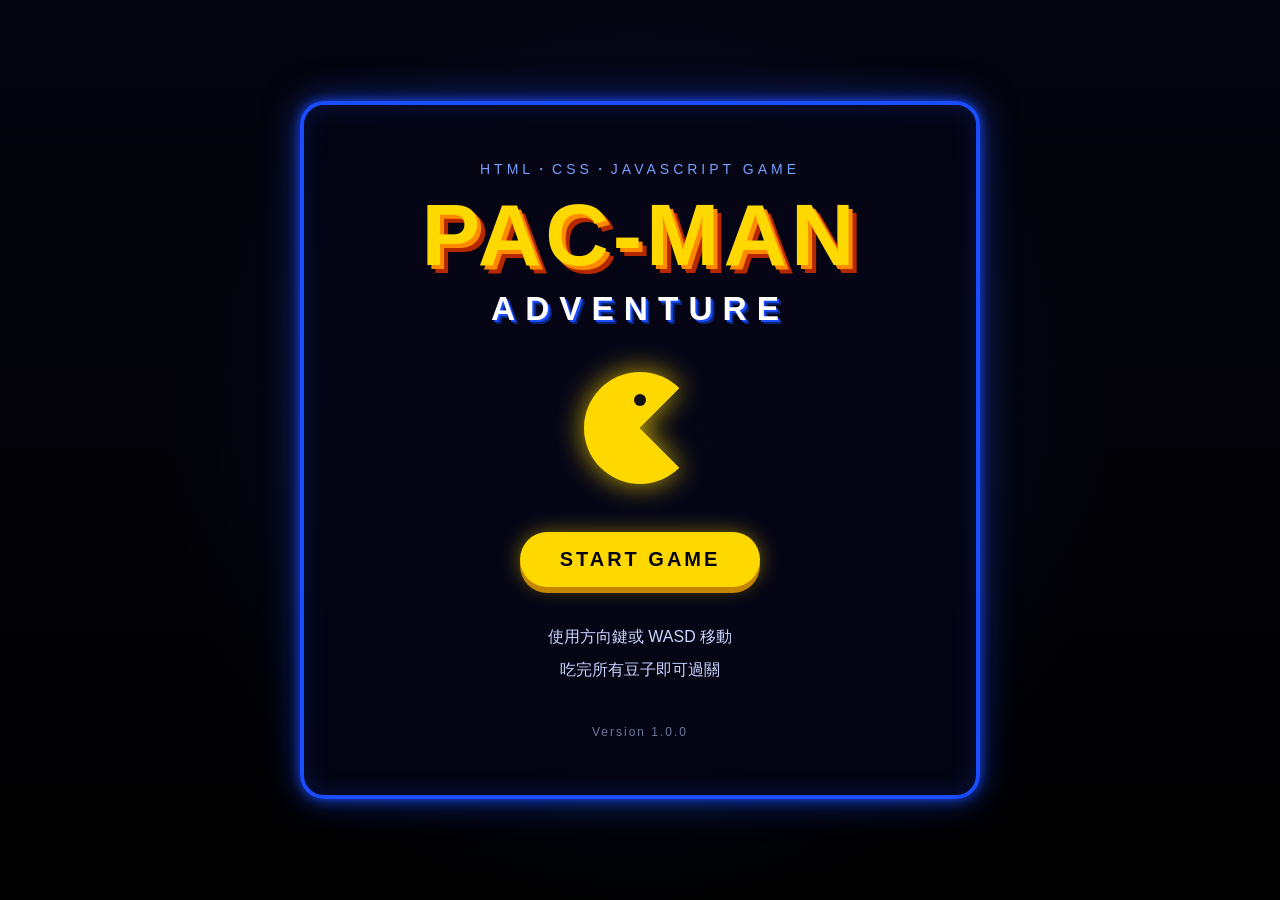
<file: index.html>
<!doctype html>
<html lang="zh-Hant">
  <head>
    <meta charset="UTF-8" />

    <meta name="viewport" content="width=device-width, initial-scale=1.0" />

    <meta
      name="description"
      content="使用 HTML、CSS 與 JavaScript 製作的 Pac-Man Adventure 遊戲"
    />

    <title>Pac-Man Adventure</title>

    <link rel="icon" href="data:," />
    <link rel="stylesheet" href="./css/style.css" />
  </head>

  <body>
    <main class="start-screen">
      <section class="start-panel">
        <p class="game-label">HTML・CSS・JavaScript Game</p>

        <h1 class="game-title">
          <span>PAC-MAN</span>
          <span class="game-title-sub">ADVENTURE</span>
        </h1>

        <!-- 使用 CSS 畫出 Pac-Man，目前不需要圖片 -->
        <div class="pacman-logo" aria-hidden="true"></div>

        <!-- 進入遊戲頁面時會建立全新的分數、生命與第一關。 -->
        <a class="start-button" href="./game.html">Start Game</a>

        <div class="instructions">
          <p>使用方向鍵或 WASD 移動</p>
          <p>吃完所有豆子即可過關</p>
        </div>

        <p class="version">Version 1.0.0</p>
      </section>
    </main>
  </body>
</html>
</file>
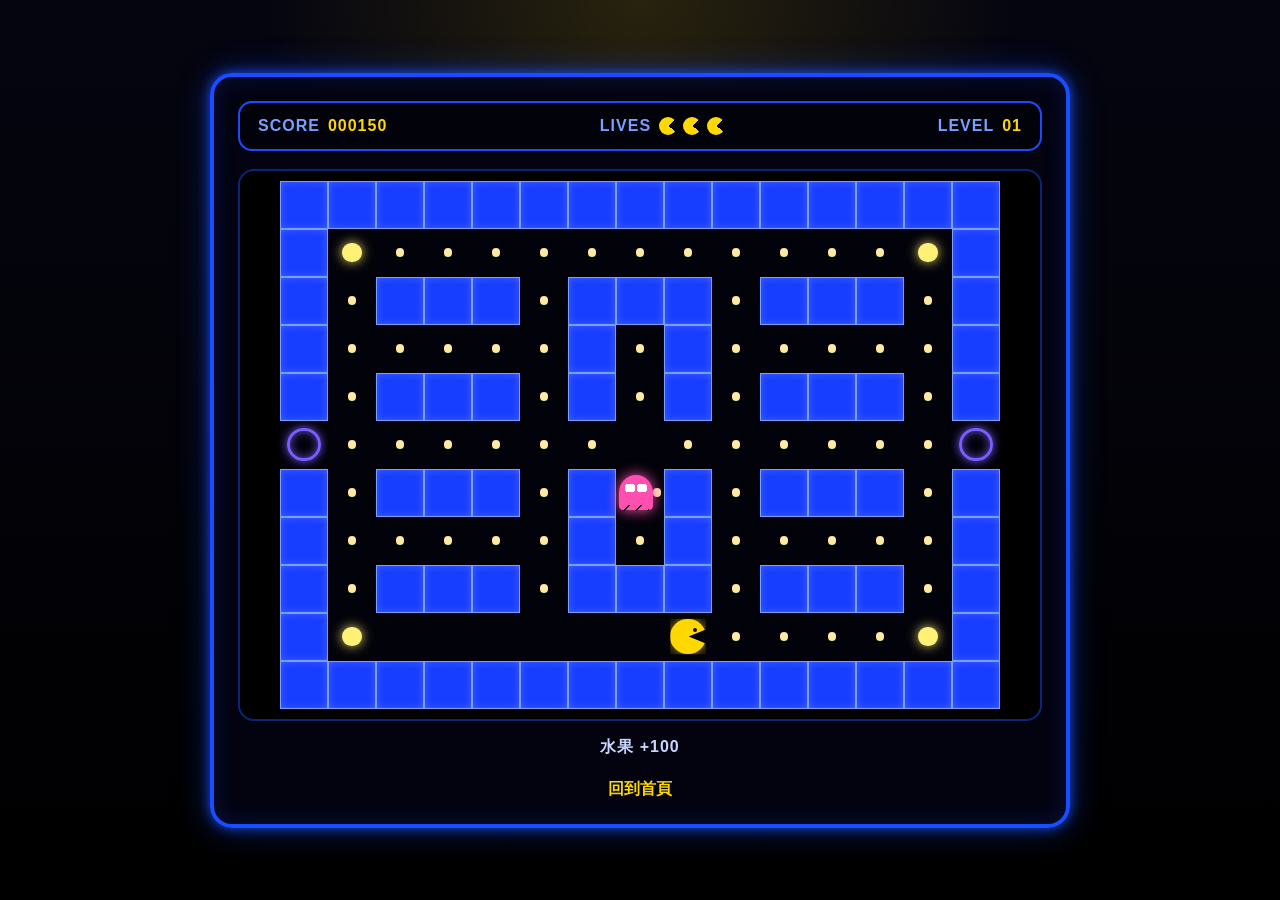
<file: game.html>
<!doctype html>
<html lang="zh-Hant">
  <head>
    <meta charset="UTF-8" />
    <meta name="viewport" content="width=device-width, initial-scale=1.0" />
    <meta
      name="description"
      content="使用原生 HTML、CSS 與 JavaScript 製作的 Pac-Man Adventure 遊戲"
    />
    <title>Pac-Man Adventure - Game</title>
    <link rel="icon" href="data:," />
    <link rel="stylesheet" href="./css/style.css" />
  </head>

  <body>
    <main class="game-screen">
      <section class="game-board-panel" aria-label="Pac-Man Adventure 遊戲主畫面">
        <header class="game-hud" aria-label="遊戲資訊">
          <div class="hud-item">
            <span class="hud-label">Score</span>
            <span id="scoreValue" class="hud-value">000000</span>
          </div>

          <div class="hud-item">
            <span class="hud-label">Lives</span>
            <span id="livesValue" class="life-list" aria-label="剩餘三條生命"></span>
          </div>

          <div class="hud-item">
            <span class="hud-label">Level</span>
            <span id="levelValue" class="hud-value">01</span>
          </div>
        </header>

        <div class="maze-wrap">
          <div
            id="mazeGrid"
            class="maze-grid"
            role="grid"
            aria-label="Pac-Man 迷宮"
          ></div>

          <section id="statusOverlay" class="status-overlay" aria-live="polite" hidden>
            <div class="status-card">
              <h1 id="statusTitle">PAUSED</h1>
              <p id="statusMessage"></p>

              <div class="status-actions">
                <button id="continueButton" class="game-button" type="button">
                  Continue Game
                </button>
                <button id="nextLevelButton" class="game-button" type="button">
                  Next Level
                </button>
                <button id="rewardButton" class="game-button" type="button">
                  Watch Reward
                </button>
                <button id="restartButton" class="game-button" type="button">
                  Try Again
                </button>
                <a id="homeButton" class="game-button secondary" href="./index.html">
                  Back to Home
                </a>
              </div>

              <div id="rewardVideo" class="reward-video" hidden>
                <iframe
                  id="rewardFrame"
                  title="Pac-Man Adventure 通關獎勵影片"
                  loading="lazy"
                  allow="accelerometer; clipboard-write; encrypted-media; gyroscope; picture-in-picture"
                  allowfullscreen
                ></iframe>
              </div>
            </div>
          </section>
        </div>

        <p id="gameNotice" class="game-notice" aria-live="polite">
          方向鍵或 WASD 移動，P 暫停
        </p>

        <section class="mobile-controls" aria-label="手機方向控制">
          <button class="direction-button up" type="button" data-direction="up" aria-label="向上">
            ▲
          </button>
          <button class="direction-button left" type="button" data-direction="left" aria-label="向左">
            ◀
          </button>
          <button class="direction-button down" type="button" data-direction="down" aria-label="向下">
            ▼
          </button>
          <button class="direction-button right" type="button" data-direction="right" aria-label="向右">
            ▶
          </button>
        </section>

        <a class="home-link" href="./index.html">回到首頁</a>
      </section>
    </main>

    <script type="module" src="./js/main.js"></script>
  </body>
</html>
</file>
<file: css/style.css>
/* ========================================
   基本設定
======================================== */

*,
*::before,
*::after {
  box-sizing: border-box;
}

html {
  font-family: Arial, "Noto Sans TC", sans-serif;
}

body {
  min-width: 0;
  min-height: 100vh;
  margin: 0;
  overflow-x: hidden;
  color: #ffffff;
  background-color: #050510;
}

button,
a {
  -webkit-tap-highlight-color: transparent;
}

[hidden] {
  display: none !important;
}

/* ========================================
   開始畫面
======================================== */

.start-screen {
  display: flex;
  min-height: 100vh;
  padding: 24px;
  align-items: center;
  justify-content: center;
  background-image:
    radial-gradient(circle at center, rgba(25, 45, 120, 0.35), transparent 60%),
    linear-gradient(#050510, #000000);
}

.start-panel {
  width: 100%;
  max-width: 680px;
  padding: 56px 32px;
  text-align: center;
  background-color: rgba(5, 5, 20, 0.9);
  border: 4px solid #194dff;
  border-radius: 24px;
  box-shadow:
    0 0 12px rgba(25, 77, 255, 0.9),
    0 0 36px rgba(25, 77, 255, 0.5),
    inset 0 0 24px rgba(25, 77, 255, 0.2);
}

.game-label {
  margin: 0 0 16px;
  color: #78a0ff;
  font-size: 14px;
  letter-spacing: 4px;
  text-transform: uppercase;
}

.game-title {
  margin: 0;
  color: #ffd800;
  font-size: clamp(42px, 10vw, 88px);
  line-height: 0.9;
  letter-spacing: 4px;
  text-shadow:
    4px 4px 0 #ff8a00,
    8px 8px 0 #b52800;
}

.game-title span {
  display: block;
}

.game-title-sub {
  margin-top: 20px;
  color: #ffffff;
  font-size: 0.38em;
  letter-spacing: 10px;
  text-shadow:
    2px 2px 0 #194dff,
    4px 4px 0 #0a257a;
}

/* 使用 CSS 畫出首頁 Pac-Man。 */
.pacman-logo {
  position: relative;
  width: 112px;
  height: 112px;
  margin: 48px auto;
  border-radius: 50%;
  background-image: conic-gradient(
    from 45deg,
    transparent 0deg 90deg,
    #ffd800 90deg 360deg
  );
  filter: drop-shadow(0 0 14px rgba(255, 216, 0, 0.75));
  animation: pacman-mouth 0.45s infinite alternate;
}

.pacman-logo::after {
  position: absolute;
  top: 22px;
  left: 50px;
  width: 12px;
  height: 12px;
  content: "";
  background-color: #111111;
  border-radius: 50%;
}

.start-button,
.game-button {
  display: inline-flex;
  min-width: 210px;
  padding: 14px 24px;
  align-items: center;
  justify-content: center;
  color: #050510;
  background-color: #ffd800;
  border: 0;
  border-radius: 999px;
  box-shadow:
    0 6px 0 #c48600,
    0 0 20px rgba(255, 216, 0, 0.45);
  cursor: pointer;
  font: inherit;
  font-weight: 700;
  letter-spacing: 2px;
  text-decoration: none;
  transition:
    transform 0.15s,
    background-color 0.15s,
    box-shadow 0.15s;
}

.start-button {
  min-width: 240px;
  padding: 16px 28px;
  font-size: 20px;
  letter-spacing: 3px;
  text-transform: uppercase;
}

.start-button:hover,
.game-button:hover {
  background-color: #fff175;
  transform: translateY(-2px);
}

.start-button:active,
.game-button:active {
  box-shadow: 0 1px 0 #c48600;
  transform: translateY(5px);
}

.start-button:focus-visible,
.game-button:focus-visible,
.direction-button:focus-visible {
  outline: 3px solid #ffffff;
  outline-offset: 4px;
}

.instructions {
  margin-top: 36px;
  color: #cbd5ff;
  font-size: 16px;
  line-height: 1.8;
}

.instructions p {
  margin: 4px 0;
}

.version {
  margin: 40px 0 0;
  color: #70789e;
  font-size: 12px;
  letter-spacing: 2px;
}

/* ========================================
   遊戲主畫面與 HUD
======================================== */

.game-screen {
  display: flex;
  min-height: 100vh;
  padding: 24px;
  align-items: center;
  justify-content: center;
  overflow-x: hidden;
  background-image:
    radial-gradient(circle at top, rgba(255, 216, 0, 0.14), transparent 34%),
    linear-gradient(#050510, #000000);
}

.game-board-panel {
  width: min(100%, 860px);
  min-width: 0;
  padding: 24px;
  background-color: rgba(4, 4, 18, 0.94);
  border: 4px solid #194dff;
  border-radius: 22px;
  box-shadow:
    0 0 12px rgba(25, 77, 255, 0.85),
    0 0 32px rgba(25, 77, 255, 0.42),
    inset 0 0 24px rgba(25, 77, 255, 0.18);
}

.game-hud {
  display: flex;
  padding: 14px 18px;
  margin-bottom: 18px;
  align-items: center;
  justify-content: space-between;
  gap: 12px;
  background-color: #02020a;
  border: 2px solid #194dff;
  border-radius: 14px;
}

.hud-item {
  display: flex;
  min-width: 0;
  align-items: center;
  gap: 8px;
  color: #ffffff;
  font-weight: 700;
  letter-spacing: 1px;
}

.hud-label {
  color: #78a0ff;
  text-transform: uppercase;
}

.hud-value {
  color: #ffd800;
  font-variant-numeric: tabular-nums;
}

.life-list {
  display: flex;
  min-width: 66px;
  gap: 6px;
}

.life-dot {
  width: 18px;
  height: 18px;
  background-image: conic-gradient(
    from 45deg,
    transparent 0deg 80deg,
    #ffd800 80deg 360deg
  );
  border-radius: 50%;
}

/* ========================================
   動態迷宮與道具
======================================== */

.maze-wrap {
  position: relative;
  width: 100%;
  min-width: 0;
  padding: 10px;
  overflow: hidden;
  background-color: #000000;
  border: 2px solid #0a257a;
  border-radius: 16px;
}

.maze-grid {
  display: grid;
  width: min(100%, 720px);
  max-width: 100%;
  margin: 0 auto;
  grid-template-columns: repeat(var(--maze-columns, 15), minmax(0, 1fr));
}

.maze-cell {
  position: relative;
  display: flex;
  min-width: 0;
  min-height: 0;
  aspect-ratio: 1;
  align-items: center;
  justify-content: center;
  background-color: #02020a;
}

.maze-cell.wall {
  z-index: 1;
  background-color: #173dff;
  box-shadow:
    inset 0 0 0 1px #78a0ff,
    inset 0 0 10px rgba(255, 255, 255, 0.22);
}

.maze-cell.pellet::after,
.maze-cell.power-pellet::after,
.maze-cell.fruit::after,
.maze-cell.portal::after {
  content: "";
}

.maze-cell.pellet::after {
  width: 17%;
  height: 17%;
  background-color: #ffe9a6;
  border-radius: 50%;
}

.maze-cell.power-pellet::after {
  width: 40%;
  height: 40%;
  background-color: #fff175;
  border-radius: 50%;
  box-shadow: 0 0 12px rgba(255, 241, 117, 0.9);
  animation: power-pulse 0.7s infinite alternate;
}

.maze-cell.fruit::after {
  width: 46%;
  height: 46%;
  background-color: #ff3b47;
  border-radius: 50% 50% 46% 46%;
  box-shadow: 0 -6px 0 -3px #28c76f;
}

.maze-cell.portal::after {
  width: 70%;
  height: 70%;
  border: 3px solid #7a5cff;
  border-radius: 50%;
  box-shadow:
    0 0 10px rgba(122, 92, 255, 0.95),
    inset 0 0 10px rgba(122, 92, 255, 0.75);
}

/* ========================================
   Pac-Man 與鬼魂
======================================== */

.maze-pacman {
  --pacman-rotation: 0deg;

  position: relative;
  z-index: 3;
  width: 74%;
  height: 74%;
  background-color: #ffd800;
  border-radius: 50%;
  /* 動畫停止時仍保留固定嘴巴，避免角色退回完整圓形。 */
  clip-path: polygon(
    0 0,
    100% 0,
    100% 30%,
    52% 50%,
    100% 70%,
    100% 100%,
    0 100%
  );
  filter: drop-shadow(0 0 7px rgba(255, 216, 0, 0.7));
  animation: player-mouth 0.28s infinite alternate;
  transform: rotate(var(--pacman-rotation));
  transform-origin: center;
}

.maze-pacman::before {
  position: absolute;
  top: 26%;
  right: 25%;
  width: 12%;
  height: 12%;
  content: "";
  background-color: #111111;
  border-radius: 50%;
}

.maze-pacman.direction-right {
  --pacman-rotation: 0deg;
}

.maze-pacman.direction-left {
  --pacman-rotation: 180deg;
}

.maze-pacman.direction-up {
  --pacman-rotation: -90deg;
}

.maze-pacman.direction-down {
  --pacman-rotation: 90deg;
}

/* 受傷時仍保留方向旋轉，並用紅色、縮放和震動強化碰撞感。 */
.maze-pacman.hurt {
  z-index: 4;
  background-color: #ff3b47;
  filter: drop-shadow(0 0 10px rgba(255, 59, 71, 0.95));
  animation:
    player-mouth 0.28s infinite alternate,
    player-hurt 0.45s ease-out both;
}

.maze-pacman.invincible {
  animation:
    player-mouth 0.28s infinite alternate,
    invincible-flash 0.22s infinite alternate;
}

.maze-ghost {
  position: relative;
  z-index: 3;
  width: 70%;
  height: 74%;
  background-color: #ff4faf;
  border-radius: 50% 50% 12% 12%;
  filter: drop-shadow(0 0 7px currentColor);
  transition: background-color 0.15s;
}

.maze-ghost::before {
  position: absolute;
  inset: 25% 14% auto;
  height: 24%;
  content: "";
  background-image:
    radial-gradient(circle at 25% center, #ffffff 0 28%, transparent 30%),
    radial-gradient(circle at 75% center, #ffffff 0 28%, transparent 30%);
}

.maze-ghost::after {
  position: absolute;
  right: 10%;
  bottom: -1px;
  left: 10%;
  height: 18%;
  content: "";
  background-image: linear-gradient(
    135deg,
    transparent 0 34%,
    #02020a 35% 48%,
    transparent 49%
  );
  background-size: 12px 100%;
}

.ghost-pink {
  color: #ff4faf;
  background-color: #ff4faf;
}

.ghost-red {
  color: #ff3b47;
  background-color: #ff3b47;
}

.ghost-cyan {
  color: #36e1ff;
  background-color: #36e1ff;
}

.ghost-orange {
  color: #ff9d2e;
  background-color: #ff9d2e;
}

.maze-ghost.frightened {
  color: #789cff;
  background-color: #244dff;
  animation: frightened-pulse 0.45s infinite alternate;
}

/* ========================================
   狀態視窗與遊戲提示
======================================== */

.status-overlay {
  position: absolute;
  z-index: 10;
  inset: 0;
  display: flex;
  padding: 18px;
  align-items: center;
  justify-content: center;
  overflow-y: auto;
  background-color: rgba(0, 0, 12, 0.9);
  backdrop-filter: blur(3px);
}

.status-card {
  width: min(100%, 570px);
  padding: 24px;
  text-align: center;
  background-color: #08081d;
  border: 3px solid #194dff;
  border-radius: 18px;
  box-shadow: 0 0 28px rgba(25, 77, 255, 0.65);
}

.status-card h1 {
  margin: 0;
  color: #ffd800;
  font-size: clamp(28px, 6vw, 48px);
  letter-spacing: 3px;
  text-shadow: 3px 3px 0 #b52800;
}

.status-card p {
  margin: 16px 0 20px;
  color: #ffffff;
  font-size: 18px;
}

.status-actions {
  display: flex;
  flex-wrap: wrap;
  justify-content: center;
  gap: 14px;
}

.game-button.secondary {
  color: #ffffff;
  background-color: #173d80;
  box-shadow: 0 6px 0 #071b54;
}

.reward-video {
  width: 100%;
  margin-top: 24px;
  aspect-ratio: 16 / 9;
}

.reward-video iframe {
  width: 100%;
  height: 100%;
  border: 2px solid #ffd800;
  border-radius: 12px;
}

.game-notice {
  min-height: 24px;
  margin: 16px 0 0;
  color: #cbd5ff;
  font-weight: 700;
  letter-spacing: 1px;
  text-align: center;
}

.home-link {
  display: block;
  width: fit-content;
  margin: 18px auto 0;
  color: #ffd800;
  font-weight: 700;
  text-decoration: none;
}

.home-link:hover,
.home-link:focus-visible {
  color: #fff175;
  text-decoration: underline;
}

/* ========================================
   手機方向按鈕
======================================== */

.mobile-controls {
  display: none;
  width: 184px;
  margin: 16px auto 0;
  grid-template-columns: repeat(3, 56px);
  grid-template-rows: repeat(2, 56px);
  gap: 8px;
}

.direction-button {
  color: #ffffff;
  background-color: #173d80;
  border: 2px solid #78a0ff;
  border-radius: 14px;
  box-shadow: 0 4px 0 #071b54;
  cursor: pointer;
  font-size: 22px;
  touch-action: manipulation;
  user-select: none;
}

.direction-button:active {
  box-shadow: 0 1px 0 #071b54;
  transform: translateY(3px);
}

.direction-button.up {
  grid-column: 2;
  grid-row: 1;
}

.direction-button.left {
  grid-column: 1;
  grid-row: 2;
}

.direction-button.down {
  grid-column: 2;
  grid-row: 2;
}

.direction-button.right {
  grid-column: 3;
  grid-row: 2;
}

/* ========================================
   動畫
======================================== */

@keyframes pacman-mouth {
  from {
    clip-path: polygon(
      50% 50%,
      100% 12%,
      100% 0,
      0 0,
      0 100%,
      100% 100%,
      100% 88%
    );
  }
  to {
    clip-path: polygon(
      50% 50%,
      100% 43%,
      100% 0,
      0 0,
      0 100%,
      100% 100%,
      100% 57%
    );
  }
}

@keyframes player-mouth {
  from {
    clip-path: polygon(
      0 0,
      100% 0,
      100% 10%,
      52% 50%,
      100% 90%,
      100% 100%,
      0 100%
    );
  }
  to {
    clip-path: polygon(
      0 0,
      100% 0,
      100% 36%,
      52% 50%,
      100% 64%,
      100% 100%,
      0 100%
    );
  }
}

@keyframes player-hurt {
  0% {
    background-color: #ffd800;
    transform: rotate(var(--pacman-rotation)) scale(1);
  }
  25% {
    background-color: #ff3b47;
    transform: rotate(var(--pacman-rotation)) translateX(-7%) scale(1.14);
  }
  50% {
    background-color: #ff6b6b;
    transform: rotate(var(--pacman-rotation)) translateX(7%) scale(0.88);
  }
  75% {
    background-color: #ff3b47;
    transform: rotate(var(--pacman-rotation)) translateX(-4%) scale(1.08);
  }
  100% {
    background-color: #ff6b6b;
    transform: rotate(var(--pacman-rotation)) scale(0.92);
  }
}

@keyframes power-pulse {
  to {
    opacity: 0.55;
    transform: scale(0.75);
  }
}

@keyframes frightened-pulse {
  to {
    background-color: #93a9ff;
  }
}

@keyframes invincible-flash {
  to {
    opacity: 0.25;
  }
}

/* ========================================
   響應式畫面
======================================== */

@media (max-width: 700px), (hover: none) and (pointer: coarse) {
  .mobile-controls {
    display: grid;
  }
}

@media (max-width: 576px) {
  .start-screen {
    padding: 16px;
  }

  .start-panel {
    padding: 40px 20px;
    border-width: 3px;
    border-radius: 18px;
  }

  .game-title-sub {
    letter-spacing: 5px;
  }

  .pacman-logo {
    width: 88px;
    height: 88px;
    margin: 36px auto;
  }

  .pacman-logo::after {
    top: 18px;
    left: 40px;
    width: 10px;
    height: 10px;
  }

  .start-button {
    min-width: 200px;
    padding: 14px 20px;
    font-size: 17px;
  }

  .game-screen {
    padding: 10px;
    align-items: flex-start;
  }

  .game-board-panel {
    padding: 10px;
    border-width: 3px;
    border-radius: 16px;
  }

  .game-hud {
    padding: 10px;
    flex-wrap: wrap;
    justify-content: center;
    font-size: 13px;
  }

  .life-list {
    min-width: 56px;
  }

  .life-dot {
    width: 15px;
    height: 15px;
  }

  .maze-wrap {
    padding: 4px;
    border-radius: 10px;
  }

  .maze-cell.wall {
    box-shadow: inset 0 0 0 1px #78a0ff;
  }

  .status-overlay {
    padding: 8px;
    align-items: flex-start;
  }

  .status-card {
    padding: 16px 10px;
  }

  .game-button {
    min-width: 180px;
    padding: 11px 16px;
    font-size: 14px;
  }

  .game-notice {
    margin-top: 12px;
    font-size: 13px;
  }
}

/* 使用者偏好減少動畫時，保留方向變化但停止反覆動畫。 */
@media (prefers-reduced-motion: reduce) {
  .pacman-logo,
  .maze-pacman,
  .maze-ghost.frightened,
  .maze-cell.power-pellet::after {
    animation: none;
  }

  .start-button,
  .game-button {
    transition: none;
  }
}
</file>
